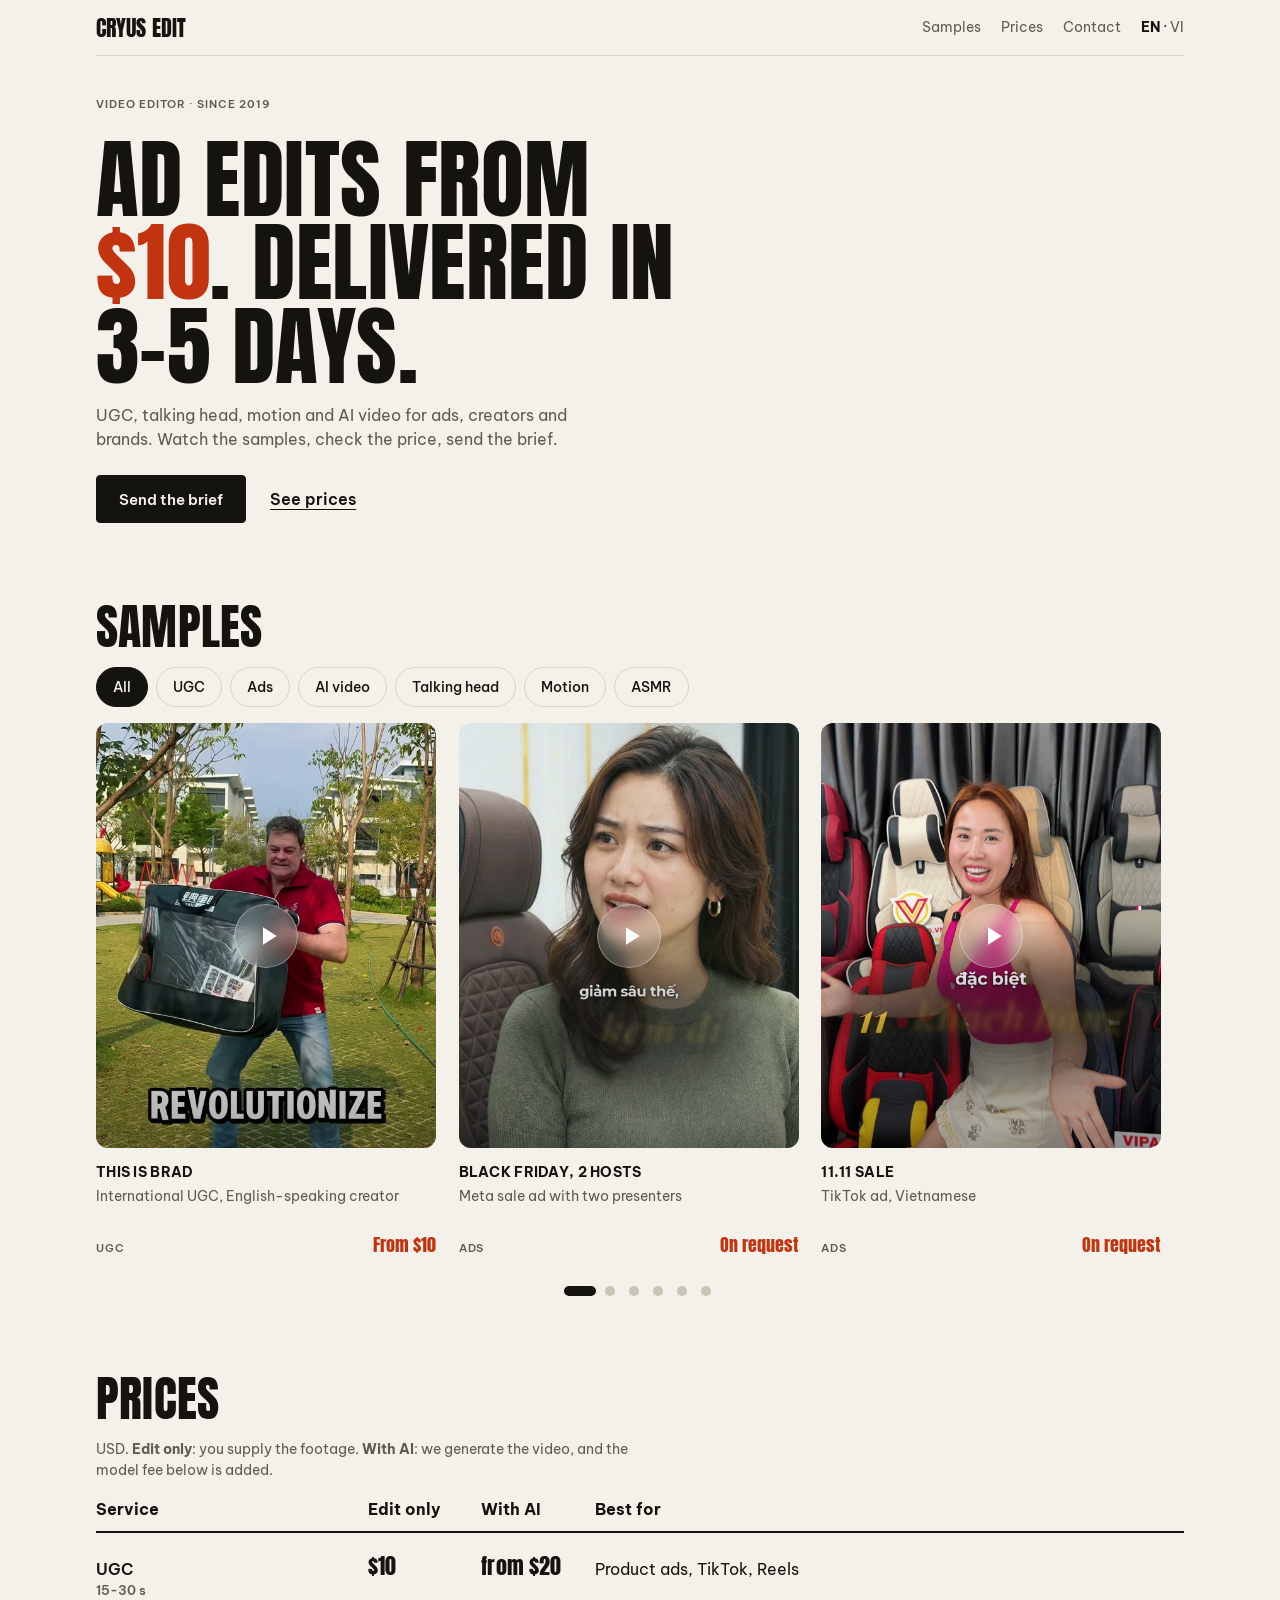
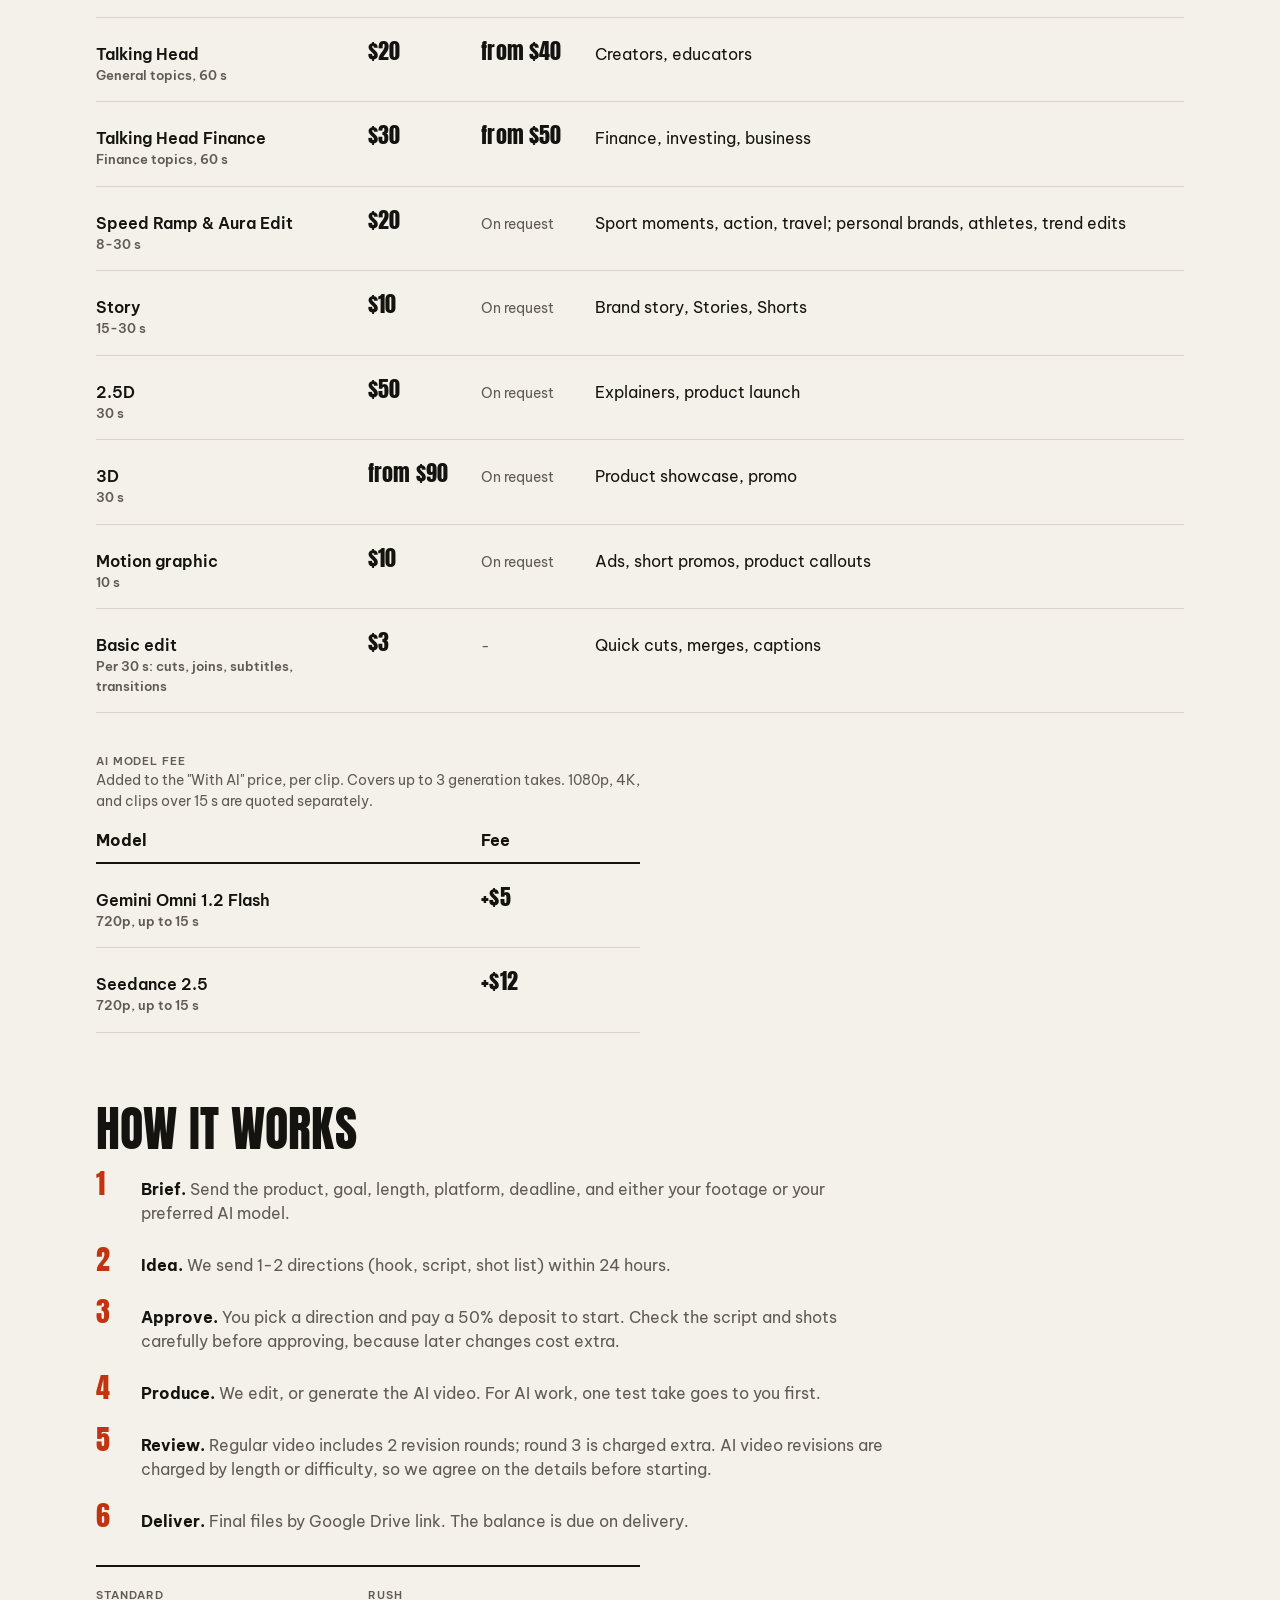
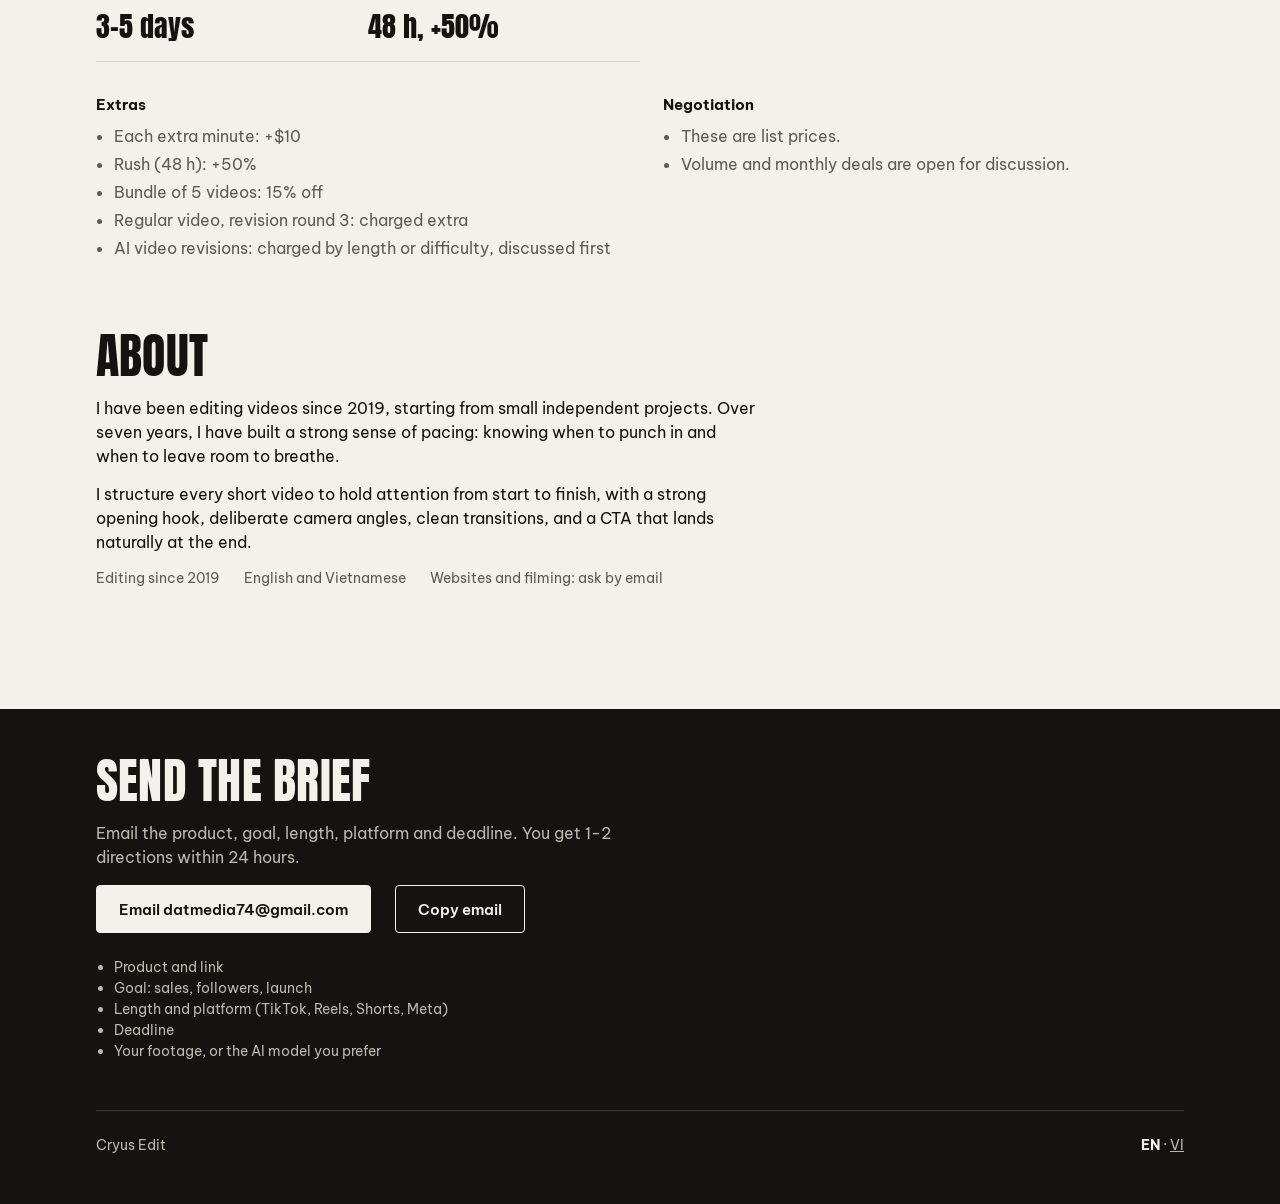
<file: index.html>
<!doctype html>
<html lang="en">
<head>
<meta charset="utf-8">
<meta name="viewport" content="width=device-width, initial-scale=1">
<title>Cryus Edit: short-form video editing</title>
<meta name="description" content="Short-form ad edits, UGC, talking head and AI video. Samples, prices in USD, and how it works.">
<meta property="og:title" content="Cryus Edit">
<meta property="og:description" content="Short-form ad edits from $10. Samples, prices in USD, and how it works.">
<meta property="og:type" content="website">
<meta property="og:url" content="https://cyrus5x89.github.io/store-cryus.click/">
<meta property="og:image" content="https://cyrus5x89.github.io/store-cryus.click/images/og-preview.jpg">
<meta property="og:image:width" content="1200">
<meta property="og:image:height" content="630">
<meta name="twitter:card" content="summary_large_image">
<link rel="alternate" hreflang="en" href="https://cyrus5x89.github.io/store-cryus.click/">
<link rel="alternate" hreflang="vi" href="https://cyrus5x89.github.io/store-cryus.click/vi/">
<link rel="preconnect" href="https://fonts.googleapis.com">
<link rel="preconnect" href="https://fonts.gstatic.com" crossorigin>
<link href="https://fonts.googleapis.com/css2?family=Anton&family=Be+Vietnam+Pro:wght@400;500;600&display=swap" rel="stylesheet">
<link rel="stylesheet" href="site.css?v=8">
</head>
<body>
<main>
  <div class="topbar">
    <a class="brand" href="#top">Cryus Edit</a>
    <nav class="topnav" aria-label="Page">
      <a class="jump" href="#samples-title">Samples</a>
      <a class="jump" href="#prices">Prices</a>
      <a class="jump" href="#contact">Contact</a>
      <span class="lang"><strong>EN</strong> · <a href="vi/" hreflang="vi">VI</a></span>
    </nav>
  </div>

  <header class="hero" id="top">
    <p class="caps">Video editor · since 2019</p>
    <h1>Ad edits from <em>$10</em>. Delivered in 3-5 days.</h1>
    <p>UGC, talking head, motion and AI video for ads, creators and brands. Watch the samples, check the price, send the brief.</p>
    <div class="actions">
      <a class="btn" href="#contact">Send the brief</a>
      <a class="link" href="#prices">See prices</a>
    </div>
  </header>

  <section aria-labelledby="samples-title">
    <h2 id="samples-title">Samples</h2>
    <div class="chips" role="group" aria-label="Filter samples">
      <button class="chip" type="button" data-cat="all" aria-pressed="true">All</button>
      <button class="chip" type="button" data-cat="ugc" aria-pressed="false">UGC</button>
      <button class="chip" type="button" data-cat="ads" aria-pressed="false">Ads</button>
      <button class="chip" type="button" data-cat="ai" aria-pressed="false">AI video</button>
      <button class="chip" type="button" data-cat="talking" aria-pressed="false">Talking head</button>
      <button class="chip" type="button" data-cat="motion" aria-pressed="false">Motion</button>
      <button class="chip" type="button" data-cat="asmr" aria-pressed="false">ASMR</button>
    </div>
    <ul class="rail" id="samples">
<!-- samples -->
      <li class="card" data-cat="ugc">
        <button class="play" type="button" data-yt="WbMTr-tHwks" aria-label="Play This Is Brad"><img src="posters/this-is-brad.jpg" alt="" width="540" height="960" loading="lazy"></button>
        <h3>This Is Brad</h3><p>International UGC, English-speaking creator</p><div class="meta"><span class="caps">UGC</span><b>From $10</b></div>
      </li>
      <li class="card" data-cat="ads">
        <button class="play" type="button" data-yt="6K2WlVjSiQM" aria-label="Play Black Friday, 2 hosts"><img src="posters/black-friday.jpg" alt="" width="540" height="960" loading="lazy"></button>
        <h3>Black Friday, 2 hosts</h3><p>Meta sale ad with two presenters</p><div class="meta"><span class="caps">Ads</span><b>On request</b></div>
      </li>
      <li class="card" data-cat="ads">
        <button class="play" type="button" data-yt="ukV3MFZJT5U" aria-label="Play 11.11 sale"><img src="posters/vip-11-11.jpg" alt="" width="540" height="960" loading="lazy"></button>
        <h3>11.11 sale</h3><p>TikTok ad, Vietnamese</p><div class="meta"><span class="caps">Ads</span><b>On request</b></div>
      </li>
      <li class="card" data-cat="ai">
        <button class="play" type="button" data-yt="cyn3Rsrp90I" aria-label="Play Dog seat cover"><img src="posters/dog-seat-ai.jpg" alt="" width="540" height="960" loading="lazy"></button>
        <h3>Dog seat cover</h3><p>AI-generated product video</p><div class="meta"><span class="caps">AI video</span><b>On request</b></div>
      </li>
      <li class="card" data-cat="motion">
        <button class="play" type="button" data-yt="0cTrJKQoEic" aria-label="Play Coffee, gut and brain"><img src="posters/coffee-2-5d.jpg" alt="" width="540" height="960" loading="lazy"></button>
        <h3>Coffee, gut and brain</h3><p>2.5D explainer</p><div class="meta"><span class="caps">Motion</span><b>$50 / 30 s</b></div>
      </li>
      <li class="card" data-cat="talking">
        <button class="play" type="button" data-yt="GtFTswekX6A" aria-label="Play Talking head"><img src="posters/talking-head.jpg" alt="" width="540" height="960" loading="lazy"></button>
        <h3>Talking head</h3><p>Tight cuts, word captions (Vietnamese)</p><div class="meta"><span class="caps">Talking head</span><b>From $20</b></div>
      </li>
      <li class="card" data-cat="asmr">
        <button class="play" type="button" data-yt="ErMIWWg7mzg" aria-label="Play ASMR, black and red"><img src="posters/asmr-black-red.jpg" alt="" width="540" height="960" loading="lazy"></button>
        <h3>ASMR, black and red</h3><p>Product sound only, no voice</p><div class="meta"><span class="caps">ASMR</span><b>On request</b></div>
      </li>
      <li class="card" data-cat="motion">
        <button class="play" type="button" data-yt="BqrbxoDt9_w" aria-label="Play Intro story"><img src="posters/story-intro.jpg" alt="" width="540" height="960" loading="lazy"></button>
        <h3>Intro story</h3><p>Animated story</p><div class="meta"><span class="caps">Motion</span><b>On request</b></div>
      </li>
      <li class="card" data-cat="motion">
        <button class="play" type="button" data-yt="xMxjg0kZuGQ" aria-label="Play Tesla motion graphic"><img src="posters/tesla-motion.jpg" alt="" width="540" height="960" loading="lazy"></button>
        <h3>Tesla motion graphic</h3><p>Motion graphic</p><div class="meta"><span class="caps">Motion</span><b>$10 / 10 s</b></div>
      </li>
      <li class="card" data-cat="ugc">
        <button class="play" type="button" data-yt="YOj2NLlCdeM" aria-label="Play UGC re-edit"><img src="posters/ugc-sidney.jpg" alt="" width="540" height="960" loading="lazy"></button>
        <h3>UGC re-edit</h3><p>Real presenter, captions, product call-outs</p><div class="meta"><span class="caps">UGC</span><b>From $10</b></div>
      </li>
      <li class="card" data-cat="ugc">
        <button class="play" type="button" data-yt="ka50biK-gLc" aria-label="Play Before you sell your car"><img src="posters/sell-car.jpg" alt="" width="540" height="960" loading="lazy"></button>
        <h3>Before you sell your car</h3><p>UGC hook ad</p><div class="meta"><span class="caps">UGC</span><b>From $10</b></div>
      </li>
      <li class="card" data-cat="motion">
        <button class="play" type="button" data-yt="kCeHTJCmfUo" aria-label="Play Royal, app-style ad"><img src="posters/royal-saas.jpg" alt="" width="540" height="960" loading="lazy"></button>
        <h3>Royal, app-style ad</h3><p>Motion ad, 9:16</p><div class="meta"><span class="caps">Motion</span><b>On request</b></div>
      </li>
      <li class="card" data-cat="motion">
        <button class="play" type="button" data-yt="idwTNTqLmw8" aria-label="Play VIP, app-style ad"><img src="posters/vip-saas.jpg" alt="" width="540" height="960" loading="lazy"></button>
        <h3>VIP, app-style ad</h3><p>Motion ad, 9:16</p><div class="meta"><span class="caps">Motion</span><b>On request</b></div>
      </li>
      <li class="card" data-cat="ads">
        <button class="play" type="button" data-yt="J7PzGALptUA" aria-label="Play Seat vs lunch break"><img src="posters/lunch-break.jpg" alt="" width="540" height="960" loading="lazy"></button>
        <h3>Seat vs lunch break</h3><p>Product ad</p><div class="meta"><span class="caps">Ads</span><b>On request</b></div>
      </li>
      <li class="card" data-cat="ads">
        <button class="play" type="button" data-yt="CgCRW8izE2o" aria-label="Play Hook test, Ford"><img src="posters/hook-ford.jpg" alt="" width="540" height="960" loading="lazy"></button>
        <h3>Hook test, Ford</h3><p>Opening hook variant</p><div class="meta"><span class="caps">Ads</span><b>On request</b></div>
      </li>
      <li class="card" data-cat="ads">
        <button class="play" type="button" data-yt="W6LIeUXm8-E" aria-label="Play Mia and Riley"><img src="posters/mia-riley.jpg" alt="" width="540" height="960" loading="lazy"></button>
        <h3>Mia and Riley</h3><p>Pet owner product story</p><div class="meta"><span class="caps">Ads</span><b>On request</b></div>
      </li>
      <li class="card" data-cat="ads">
        <button class="play" type="button" data-yt="rtMWGDh1m_4" aria-label="Play I love my dog"><img src="posters/love-my-dog.jpg" alt="" width="540" height="960" loading="lazy"></button>
        <h3>I love my dog</h3><p>Short product ad</p><div class="meta"><span class="caps">Ads</span><b>On request</b></div>
      </li>
      <li class="card" data-cat="asmr">
        <button class="play" type="button" data-yt="usTsjw9Fsnk" aria-label="Play ASMR, black and beige"><img src="posters/asmr-beige.jpg" alt="" width="540" height="960" loading="lazy"></button>
        <h3>ASMR, black and beige</h3><p>Product sound only</p><div class="meta"><span class="caps">ASMR</span><b>On request</b></div>
      </li><!-- /samples -->
    </ul>
    <nav class="dots" id="dots" aria-label="Sample pages"></nav>
  </section>

  <section id="prices" aria-labelledby="prices-title">
    <h2 id="prices-title">Prices</h2>
    <p class="note">USD. <strong>Edit only</strong>: you supply the footage. <strong>With AI</strong>: we generate the video, and the model fee below is added.</p>
    <table class="rates">
      <thead>
        <tr><th>Service</th><th>Edit only</th><th>With AI</th><th>Best for</th></tr>
      </thead>
      <tbody>
        <tr><td>UGC<small>15-30 s</small></td><td class="price" data-label="Edit">$10</td><td class="price" data-label="AI">from $20</td><td class="fit">Product ads, TikTok, Reels</td></tr>
        <tr><td>Talking Head<small>General topics, 60 s</small></td><td class="price" data-label="Edit">$20</td><td class="price" data-label="AI">from $40</td><td class="fit">Creators, educators</td></tr>
        <tr><td>Talking Head Finance<small>Finance topics, 60 s</small></td><td class="price" data-label="Edit">$30</td><td class="price" data-label="AI">from $50</td><td class="fit">Finance, investing, business</td></tr>
        <tr><td>Speed Ramp &amp; Aura Edit<small>8-30 s</small></td><td class="price" data-label="Edit">$20</td><td class="na" data-label="AI">On request</td><td class="fit">Sport moments, action, travel; personal brands, athletes, trend edits</td></tr>
        <tr><td>Story<small>15-30 s</small></td><td class="price" data-label="Edit">$10</td><td class="na" data-label="AI">On request</td><td class="fit">Brand story, Stories, Shorts</td></tr>
        <tr><td>2.5D<small>30 s</small></td><td class="price" data-label="Edit">$50</td><td class="na" data-label="AI">On request</td><td class="fit">Explainers, product launch</td></tr>
        <tr><td>3D<small>30 s</small></td><td class="price" data-label="Edit">from $90</td><td class="na" data-label="AI">On request</td><td class="fit">Product showcase, promo</td></tr>
        <tr><td>Motion graphic<small>10 s</small></td><td class="price" data-label="Edit">$10</td><td class="na" data-label="AI">On request</td><td class="fit">Ads, short promos, product callouts</td></tr>
        <tr><td>Basic edit<small>Per 30 s: cuts, joins, subtitles, transitions</small></td><td class="price" data-label="Edit">$3</td><td class="na" data-label="AI">-</td><td class="fit">Quick cuts, merges, captions</td></tr>
      </tbody>
    </table>

    <h3 class="caps" style="margin:40px 0 0">AI model fee</h3>
    <p class="note">Added to the "With AI" price, per clip. Covers up to 3 generation takes. 1080p, 4K, and clips over 15 s are quoted separately.</p>
    <table class="fee">
      <thead><tr><th>Model</th><th>Fee</th></tr></thead>
      <tbody>
        <tr><td>Gemini Omni 1.2 Flash<small>720p, up to 15 s</small></td><td class="price">+$5</td></tr>
        <tr><td>Seedance 2.5<small>720p, up to 15 s</small></td><td class="price">+$12</td></tr>
      </tbody>
    </table>
  </section>

  <section aria-labelledby="process-title">
    <h2 id="process-title">How it works</h2>
    <ol class="steps">
      <li><span class="num">1</span><p><strong>Brief.</strong> Send the product, goal, length, platform, deadline, and either your footage or your preferred AI model.</p></li>
      <li><span class="num">2</span><p><strong>Idea.</strong> We send 1-2 directions (hook, script, shot list) within 24 hours.</p></li>
      <li><span class="num">3</span><p><strong>Approve.</strong> You pick a direction and pay a 50% deposit to start. Check the script and shots carefully before approving, because later changes cost extra.</p></li>
      <li><span class="num">4</span><p><strong>Produce.</strong> We edit, or generate the AI video. For AI work, one test take goes to you first.</p></li>
      <li><span class="num">5</span><p><strong>Review.</strong> Regular video includes 2 revision rounds; round 3 is charged extra. AI video revisions are charged by length or difficulty, so we agree on the details before starting.</p></li>
      <li><span class="num">6</span><p><strong>Deliver.</strong> Final files by Google Drive link. The balance is due on delivery.</p></li>
    </ol>
    <div class="strip">
      <div><span class="caps">Standard</span><b>3-5 days</b></div>
      <div><span class="caps">Rush</span><b>48 h, +50%</b></div>
    </div>
    <div class="terms">
      <div>
        <h3>Extras</h3>
        <ul>
          <li>Each extra minute: +$10</li>
          <li>Rush (48 h): +50%</li>
          <li>Bundle of 5 videos: 15% off</li>
          <li>Regular video, revision round 3: charged extra</li>
          <li>AI video revisions: charged by length or difficulty, discussed first</li>
        </ul>
      </div>
      <div>
        <h3>Negotiation</h3>
        <ul>
          <li>These are list prices.</li>
          <li>Volume and monthly deals are open for discussion.</li>
        </ul>
      </div>
    </div>
  </section>

  <section class="about" aria-labelledby="about-title">
    <h2 id="about-title">About</h2>
    <p>I have been editing videos since 2019, starting from small independent projects. Over seven years, I have built a strong sense of pacing: knowing when to punch in and when to leave room to breathe.</p>
    <p>I structure every short video to hold attention from start to finish, with a strong opening hook, deliberate camera angles, clean transitions, and a CTA that lands naturally at the end.</p>
    <div class="facts"><span>Editing since 2019</span><span>English and Vietnamese</span><span>Websites and filming: ask by email</span></div>
  </section>
</main>

<section class="contact" id="contact" aria-labelledby="contact-title">
  <div class="contact-inner">
    <h2 id="contact-title">Send the brief</h2>
    <p>Email the product, goal, length, platform and deadline. You get 1-2 directions within 24 hours.</p>
    <div class="actions">
      <a class="btn" href="mailto:datmedia74@gmail.com?subject=Video%20brief">Email datmedia74@gmail.com</a>
      <button class="btn ghost" type="button" data-copy="datmedia74@gmail.com" data-done="Copied">Copy email</button>
    </div>
    <ul>
      <li>Product and link</li>
      <li>Goal: sales, followers, launch</li>
      <li>Length and platform (TikTok, Reels, Shorts, Meta)</li>
      <li>Deadline</li>
      <li>Your footage, or the AI model you prefer</li>
    </ul>
    <footer><span>Cryus Edit</span><span><strong>EN</strong> · <a href="vi/" hreflang="vi">VI</a></span></footer>
  </div>
</section>
<script src="site.js?v=8"></script>
</body>
</html>
</file>
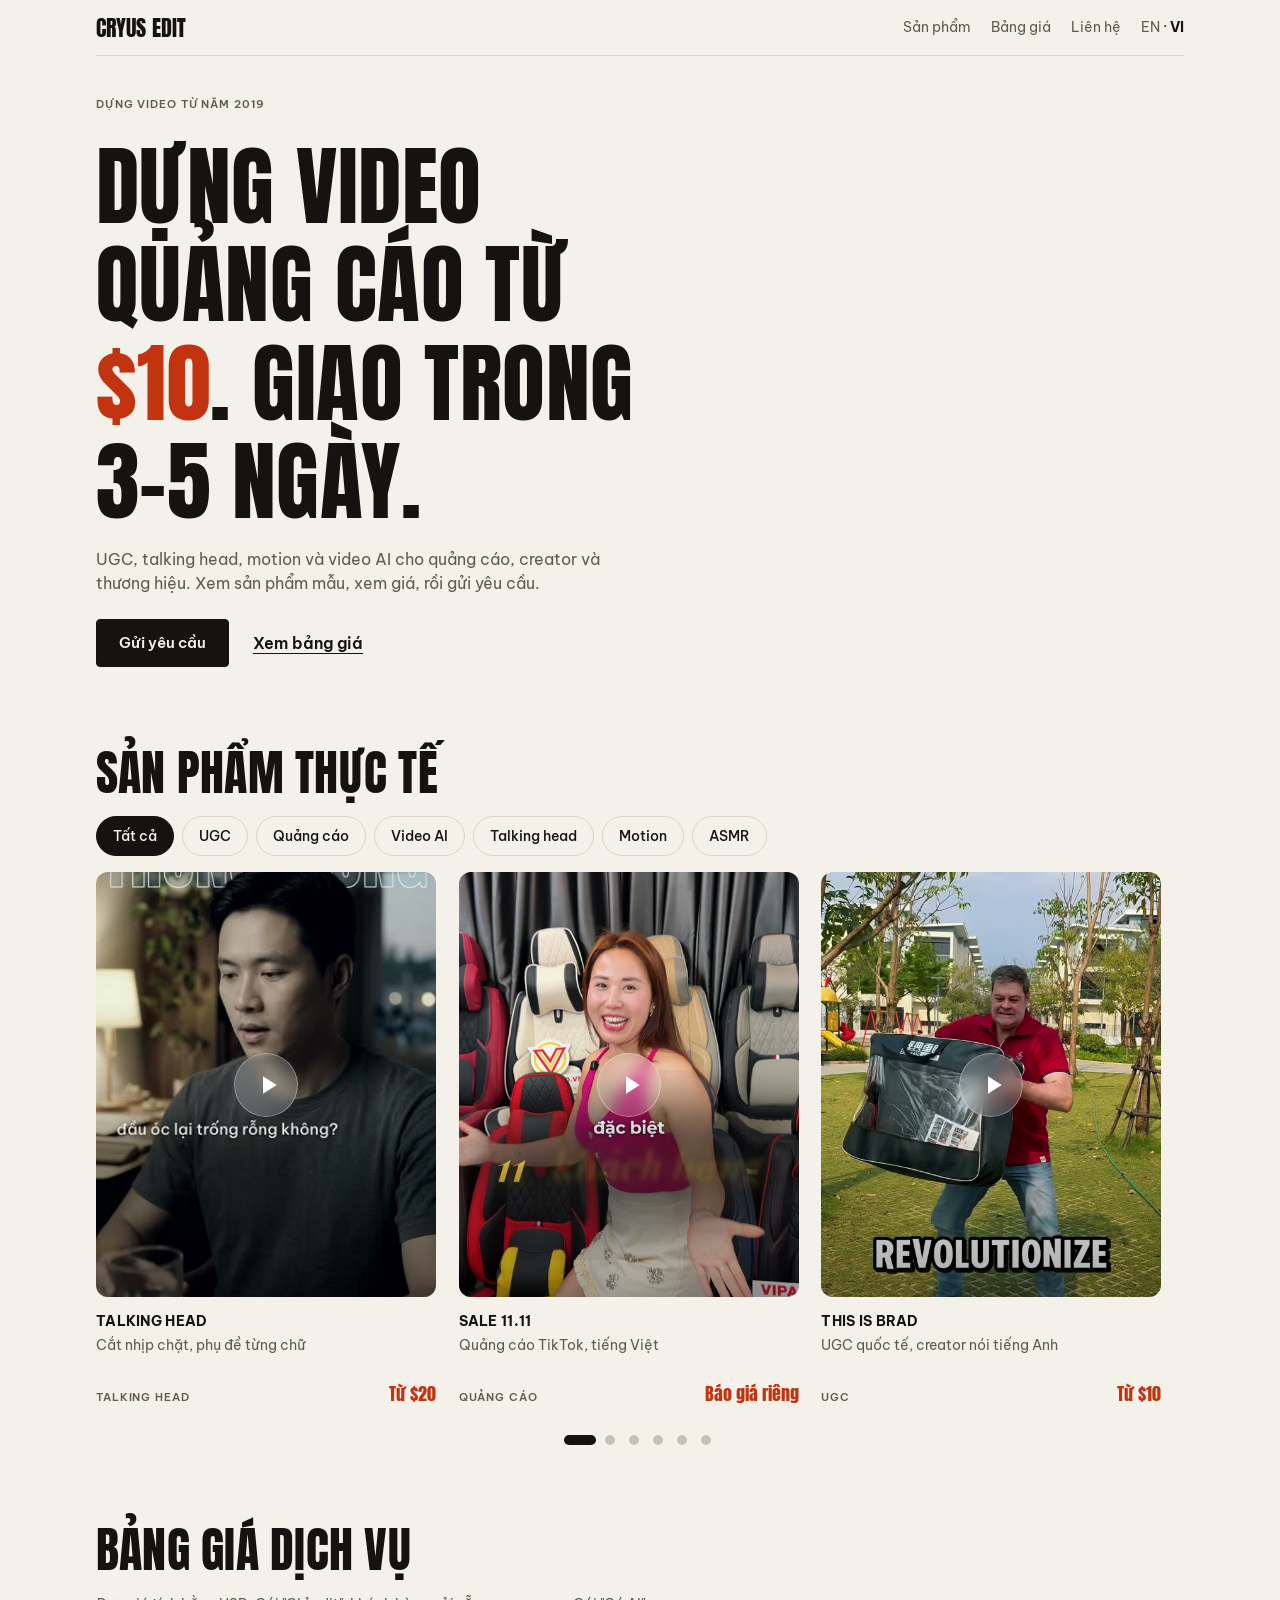
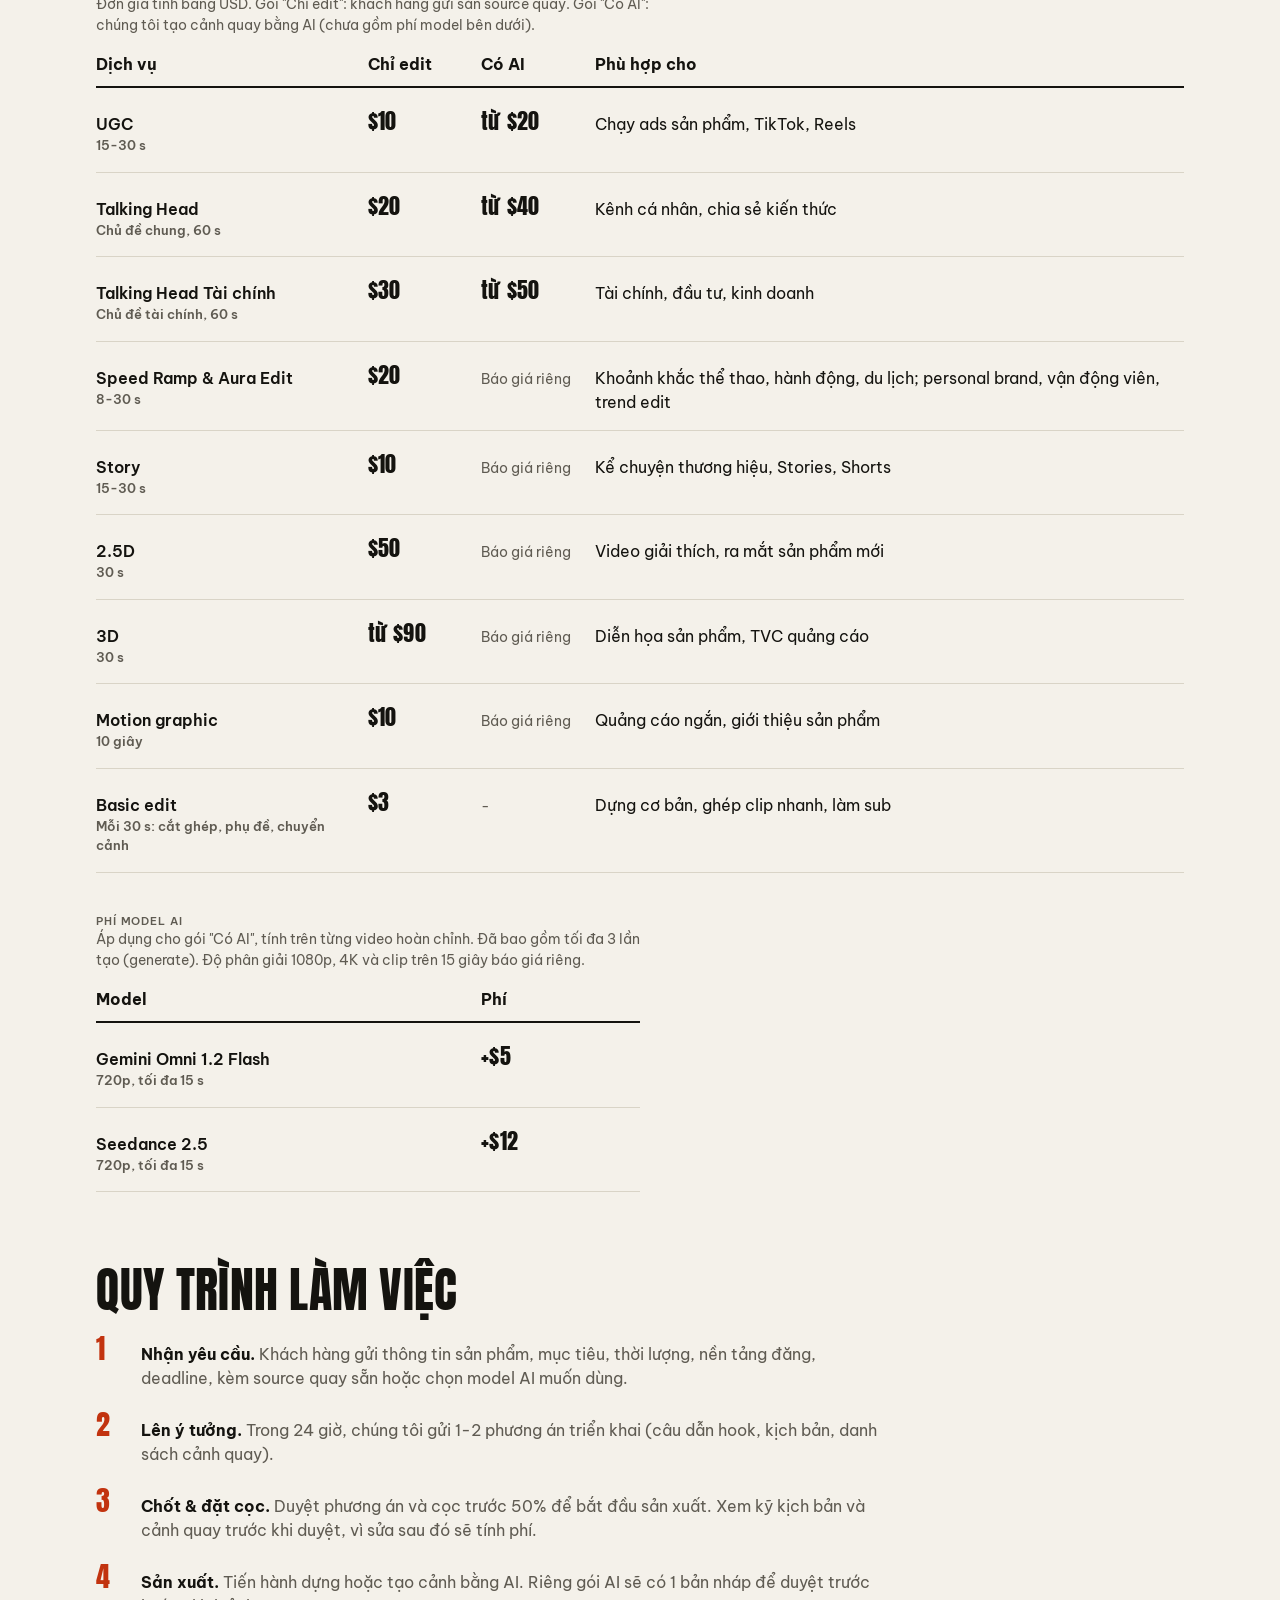
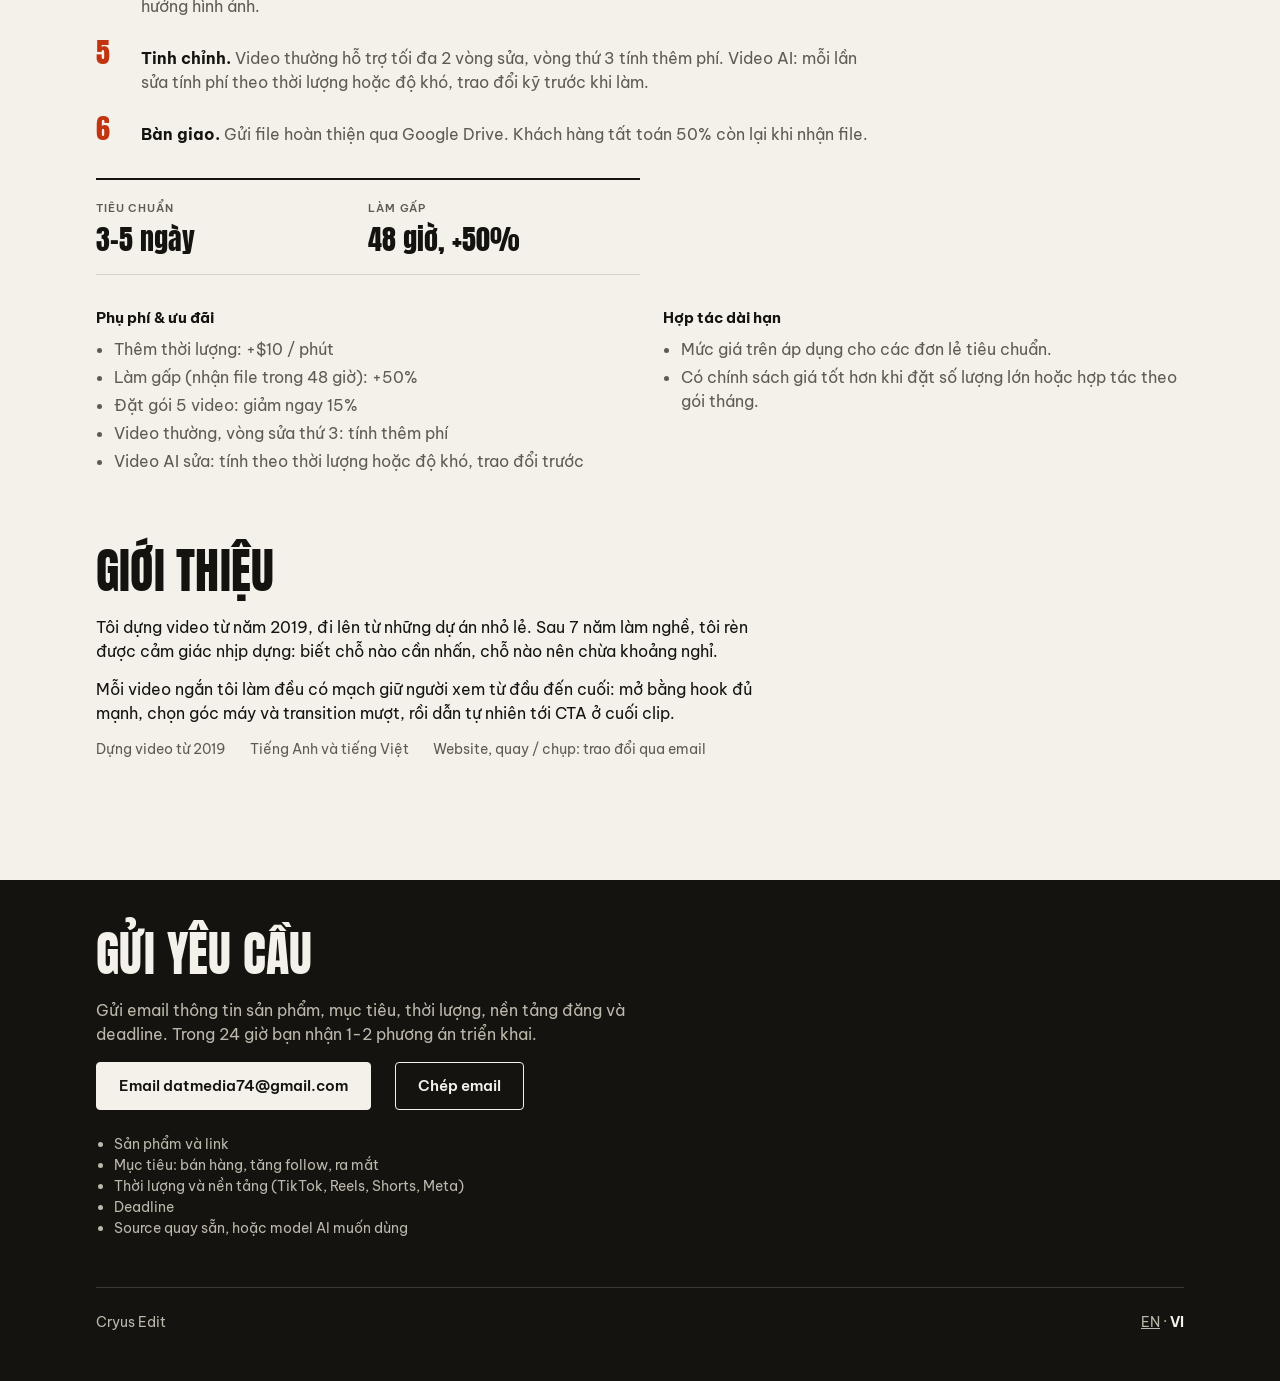
<file: vi/index.html>
<!doctype html>
<html lang="vi">
<head>
<meta charset="utf-8">
<meta name="viewport" content="width=device-width, initial-scale=1">
<title>Cryus Edit: dựng video ngắn</title>
<meta name="description" content="Dựng video quảng cáo, UGC, talking head và video AI. Sản phẩm mẫu, bảng giá (USD) và quy trình làm việc.">
<meta property="og:title" content="Cryus Edit">
<meta property="og:description" content="Dựng video quảng cáo từ $10. Sản phẩm mẫu, bảng giá (USD) và quy trình làm việc.">
<meta property="og:type" content="website">
<meta property="og:url" content="https://cyrus5x89.github.io/store-cryus.click/vi/">
<meta property="og:image" content="https://cyrus5x89.github.io/store-cryus.click/images/og-preview.jpg">
<meta property="og:image:width" content="1200">
<meta property="og:image:height" content="630">
<meta name="twitter:card" content="summary_large_image">
<link rel="alternate" hreflang="en" href="https://cyrus5x89.github.io/store-cryus.click/">
<link rel="alternate" hreflang="vi" href="https://cyrus5x89.github.io/store-cryus.click/vi/">
<link rel="preconnect" href="https://fonts.googleapis.com">
<link rel="preconnect" href="https://fonts.gstatic.com" crossorigin>
<link href="https://fonts.googleapis.com/css2?family=Anton&family=Be+Vietnam+Pro:wght@400;500;600&display=swap" rel="stylesheet">
<link rel="stylesheet" href="../site.css?v=8">
</head>
<body>
<main>
  <div class="topbar">
    <a class="brand" href="#top">Cryus Edit</a>
    <nav class="topnav" aria-label="Trang">
      <a class="jump" href="#samples-title">Sản phẩm</a>
      <a class="jump" href="#prices">Bảng giá</a>
      <a class="jump" href="#contact">Liên hệ</a>
      <span class="lang"><a href="../" hreflang="en">EN</a> · <strong>VI</strong></span>
    </nav>
  </div>

  <header class="hero" id="top">
    <p class="caps">Dựng video từ năm 2019</p>
    <h1>Dựng video quảng cáo từ <em>$10</em>. Giao trong 3-5 ngày.</h1>
    <p>UGC, talking head, motion và video AI cho quảng cáo, creator và thương hiệu. Xem sản phẩm mẫu, xem giá, rồi gửi yêu cầu.</p>
    <div class="actions">
      <a class="btn" href="#contact">Gửi yêu cầu</a>
      <a class="link" href="#prices">Xem bảng giá</a>
    </div>
  </header>

  <section aria-labelledby="samples-title">
    <h2 id="samples-title">Sản phẩm thực tế</h2>
    <div class="chips" role="group" aria-label="Lọc sản phẩm mẫu">
      <button class="chip" type="button" data-cat="all" aria-pressed="true">Tất cả</button>
      <button class="chip" type="button" data-cat="ugc" aria-pressed="false">UGC</button>
      <button class="chip" type="button" data-cat="ads" aria-pressed="false">Quảng cáo</button>
      <button class="chip" type="button" data-cat="ai" aria-pressed="false">Video AI</button>
      <button class="chip" type="button" data-cat="talking" aria-pressed="false">Talking head</button>
      <button class="chip" type="button" data-cat="motion" aria-pressed="false">Motion</button>
      <button class="chip" type="button" data-cat="asmr" aria-pressed="false">ASMR</button>
    </div>
    <ul class="rail" id="samples">
<!-- samples -->
      <li class="card" data-cat="talking">
        <button class="play" type="button" data-yt="GtFTswekX6A" aria-label="Phát Talking head"><img src="../posters/talking-head.jpg" alt="" width="540" height="960" loading="lazy"></button>
        <h3>Talking head</h3><p>Cắt nhịp chặt, phụ đề từng chữ</p><div class="meta"><span class="caps">Talking head</span><b>Từ $20</b></div>
      </li>
      <li class="card" data-cat="ads">
        <button class="play" type="button" data-yt="ukV3MFZJT5U" aria-label="Phát Sale 11.11"><img src="../posters/vip-11-11.jpg" alt="" width="540" height="960" loading="lazy"></button>
        <h3>Sale 11.11</h3><p>Quảng cáo TikTok, tiếng Việt</p><div class="meta"><span class="caps">Quảng cáo</span><b>Báo giá riêng</b></div>
      </li>
      <li class="card" data-cat="ugc">
        <button class="play" type="button" data-yt="WbMTr-tHwks" aria-label="Phát This Is Brad"><img src="../posters/this-is-brad.jpg" alt="" width="540" height="960" loading="lazy"></button>
        <h3>This Is Brad</h3><p>UGC quốc tế, creator nói tiếng Anh</p><div class="meta"><span class="caps">UGC</span><b>Từ $10</b></div>
      </li>
      <li class="card" data-cat="ads">
        <button class="play" type="button" data-yt="6K2WlVjSiQM" aria-label="Phát Black Friday, 2 MC"><img src="../posters/black-friday.jpg" alt="" width="540" height="960" loading="lazy"></button>
        <h3>Black Friday, 2 MC</h3><p>Quảng cáo sale trên Meta, hai người dẫn</p><div class="meta"><span class="caps">Quảng cáo</span><b>Báo giá riêng</b></div>
      </li>
      <li class="card" data-cat="ai">
        <button class="play" type="button" data-yt="cyn3Rsrp90I" aria-label="Phát Áo ghế cho chó"><img src="../posters/dog-seat-ai.jpg" alt="" width="540" height="960" loading="lazy"></button>
        <h3>Áo ghế cho chó</h3><p>Video sản phẩm tạo bằng AI</p><div class="meta"><span class="caps">Video AI</span><b>Báo giá riêng</b></div>
      </li>
      <li class="card" data-cat="motion">
        <button class="play" type="button" data-yt="0cTrJKQoEic" aria-label="Phát Cà phê, ruột và não"><img src="../posters/coffee-2-5d.jpg" alt="" width="540" height="960" loading="lazy"></button>
        <h3>Cà phê, ruột và não</h3><p>Video giải thích 2.5D</p><div class="meta"><span class="caps">Motion</span><b>$50 / 30 s</b></div>
      </li>
      <li class="card" data-cat="asmr">
        <button class="play" type="button" data-yt="ErMIWWg7mzg" aria-label="Phát ASMR đen đỏ"><img src="../posters/asmr-black-red.jpg" alt="" width="540" height="960" loading="lazy"></button>
        <h3>ASMR đen đỏ</h3><p>Chỉ có tiếng sản phẩm, không lời</p><div class="meta"><span class="caps">ASMR</span><b>Báo giá riêng</b></div>
      </li>
      <li class="card" data-cat="motion">
        <button class="play" type="button" data-yt="BqrbxoDt9_w" aria-label="Phát Intro kể chuyện"><img src="../posters/story-intro.jpg" alt="" width="540" height="960" loading="lazy"></button>
        <h3>Intro kể chuyện</h3><p>Phim hoạt hình kể chuyện</p><div class="meta"><span class="caps">Motion</span><b>Báo giá riêng</b></div>
      </li>
      <li class="card" data-cat="motion">
        <button class="play" type="button" data-yt="xMxjg0kZuGQ" aria-label="Phát Motion graphic Tesla"><img src="../posters/tesla-motion.jpg" alt="" width="540" height="960" loading="lazy"></button>
        <h3>Motion graphic Tesla</h3><p>Motion graphic</p><div class="meta"><span class="caps">Motion</span><b>$10 / 10 s</b></div>
      </li>
      <li class="card" data-cat="ugc">
        <button class="play" type="button" data-yt="YOj2NLlCdeM" aria-label="Phát UGC dựng lại"><img src="../posters/ugc-sidney.jpg" alt="" width="540" height="960" loading="lazy"></button>
        <h3>UGC dựng lại</h3><p>Người thật, phụ đề, chú thích sản phẩm</p><div class="meta"><span class="caps">UGC</span><b>Từ $10</b></div>
      </li>
      <li class="card" data-cat="ugc">
        <button class="play" type="button" data-yt="ka50biK-gLc" aria-label="Phát Trước khi bán xe"><img src="../posters/sell-car.jpg" alt="" width="540" height="960" loading="lazy"></button>
        <h3>Trước khi bán xe</h3><p>Quảng cáo UGC mở bằng hook</p><div class="meta"><span class="caps">UGC</span><b>Từ $10</b></div>
      </li>
      <li class="card" data-cat="motion">
        <button class="play" type="button" data-yt="kCeHTJCmfUo" aria-label="Phát Royal, quảng cáo kiểu app"><img src="../posters/royal-saas.jpg" alt="" width="540" height="960" loading="lazy"></button>
        <h3>Royal, quảng cáo kiểu app</h3><p>Quảng cáo motion, 9:16</p><div class="meta"><span class="caps">Motion</span><b>Báo giá riêng</b></div>
      </li>
      <li class="card" data-cat="motion">
        <button class="play" type="button" data-yt="idwTNTqLmw8" aria-label="Phát VIP, quảng cáo kiểu app"><img src="../posters/vip-saas.jpg" alt="" width="540" height="960" loading="lazy"></button>
        <h3>VIP, quảng cáo kiểu app</h3><p>Quảng cáo motion, 9:16</p><div class="meta"><span class="caps">Motion</span><b>Báo giá riêng</b></div>
      </li>
      <li class="card" data-cat="ads">
        <button class="play" type="button" data-yt="J7PzGALptUA" aria-label="Phát Áo ghế và bữa trưa"><img src="../posters/lunch-break.jpg" alt="" width="540" height="960" loading="lazy"></button>
        <h3>Áo ghế và bữa trưa</h3><p>Quảng cáo sản phẩm</p><div class="meta"><span class="caps">Quảng cáo</span><b>Báo giá riêng</b></div>
      </li>
      <li class="card" data-cat="ads">
        <button class="play" type="button" data-yt="CgCRW8izE2o" aria-label="Phát Thử hook, Ford"><img src="../posters/hook-ford.jpg" alt="" width="540" height="960" loading="lazy"></button>
        <h3>Thử hook, Ford</h3><p>Một phương án mở đầu</p><div class="meta"><span class="caps">Quảng cáo</span><b>Báo giá riêng</b></div>
      </li>
      <li class="card" data-cat="ads">
        <button class="play" type="button" data-yt="W6LIeUXm8-E" aria-label="Phát Mia và Riley"><img src="../posters/mia-riley.jpg" alt="" width="540" height="960" loading="lazy"></button>
        <h3>Mia và Riley</h3><p>Câu chuyện sản phẩm với thú cưng</p><div class="meta"><span class="caps">Quảng cáo</span><b>Báo giá riêng</b></div>
      </li>
      <li class="card" data-cat="ads">
        <button class="play" type="button" data-yt="rtMWGDh1m_4" aria-label="Phát I love my dog"><img src="../posters/love-my-dog.jpg" alt="" width="540" height="960" loading="lazy"></button>
        <h3>I love my dog</h3><p>Quảng cáo sản phẩm ngắn</p><div class="meta"><span class="caps">Quảng cáo</span><b>Báo giá riêng</b></div>
      </li>
      <li class="card" data-cat="asmr">
        <button class="play" type="button" data-yt="usTsjw9Fsnk" aria-label="Phát ASMR đen be"><img src="../posters/asmr-beige.jpg" alt="" width="540" height="960" loading="lazy"></button>
        <h3>ASMR đen be</h3><p>Chỉ có tiếng sản phẩm</p><div class="meta"><span class="caps">ASMR</span><b>Báo giá riêng</b></div>
      </li><!-- /samples -->
    </ul>
    <nav class="dots" id="dots" aria-label="Trang mẫu"></nav>
  </section>

  <section id="prices" aria-labelledby="prices-title">
    <h2 id="prices-title">Bảng giá dịch vụ</h2>
    <p class="note">Đơn giá tính bằng USD. Gói "Chỉ edit": khách hàng gửi sẵn source quay. Gói "Có AI": chúng tôi tạo cảnh quay bằng AI (chưa gồm phí model bên dưới).</p>
    <table class="rates">
      <thead>
        <tr><th>Dịch vụ</th><th>Chỉ edit</th><th>Có AI</th><th>Phù hợp cho</th></tr>
      </thead>
      <tbody>
        <tr><td>UGC<small>15-30 s</small></td><td class="price" data-label="Edit">$10</td><td class="price" data-label="AI">từ $20</td><td class="fit">Chạy ads sản phẩm, TikTok, Reels</td></tr>
        <tr><td>Talking Head<small>Chủ đề chung, 60 s</small></td><td class="price" data-label="Edit">$20</td><td class="price" data-label="AI">từ $40</td><td class="fit">Kênh cá nhân, chia sẻ kiến thức</td></tr>
        <tr><td>Talking Head Tài chính<small>Chủ đề tài chính, 60 s</small></td><td class="price" data-label="Edit">$30</td><td class="price" data-label="AI">từ $50</td><td class="fit">Tài chính, đầu tư, kinh doanh</td></tr>
        <tr><td>Speed Ramp &amp; Aura Edit<small>8-30 s</small></td><td class="price" data-label="Edit">$20</td><td class="na" data-label="AI">Báo giá riêng</td><td class="fit">Khoảnh khắc thể thao, hành động, du lịch; personal brand, vận động viên, trend edit</td></tr>
        <tr><td>Story<small>15-30 s</small></td><td class="price" data-label="Edit">$10</td><td class="na" data-label="AI">Báo giá riêng</td><td class="fit">Kể chuyện thương hiệu, Stories, Shorts</td></tr>
        <tr><td>2.5D<small>30 s</small></td><td class="price" data-label="Edit">$50</td><td class="na" data-label="AI">Báo giá riêng</td><td class="fit">Video giải thích, ra mắt sản phẩm mới</td></tr>
        <tr><td>3D<small>30 s</small></td><td class="price" data-label="Edit">từ $90</td><td class="na" data-label="AI">Báo giá riêng</td><td class="fit">Diễn họa sản phẩm, TVC quảng cáo</td></tr>
        <tr><td>Motion graphic<small>10 giây</small></td><td class="price" data-label="Edit">$10</td><td class="na" data-label="AI">Báo giá riêng</td><td class="fit">Quảng cáo ngắn, giới thiệu sản phẩm</td></tr>
        <tr><td>Basic edit<small>Mỗi 30 s: cắt ghép, phụ đề, chuyển cảnh</small></td><td class="price" data-label="Edit">$3</td><td class="na" data-label="AI">-</td><td class="fit">Dựng cơ bản, ghép clip nhanh, làm sub</td></tr>
      </tbody>
    </table>

    <h3 class="caps" style="margin:40px 0 0">Phí model AI</h3>
    <p class="note">Áp dụng cho gói "Có AI", tính trên từng video hoàn chỉnh. Đã bao gồm tối đa 3 lần tạo (generate). Độ phân giải 1080p, 4K và clip trên 15 giây báo giá riêng.</p>
    <table class="fee">
      <thead><tr><th>Model</th><th>Phí</th></tr></thead>
      <tbody>
        <tr><td>Gemini Omni 1.2 Flash<small>720p, tối đa 15 s</small></td><td class="price">+$5</td></tr>
        <tr><td>Seedance 2.5<small>720p, tối đa 15 s</small></td><td class="price">+$12</td></tr>
      </tbody>
    </table>
  </section>

  <section aria-labelledby="process-title">
    <h2 id="process-title">Quy trình làm việc</h2>
    <ol class="steps">
      <li><span class="num">1</span><p><strong>Nhận yêu cầu.</strong> Khách hàng gửi thông tin sản phẩm, mục tiêu, thời lượng, nền tảng đăng, deadline, kèm source quay sẵn hoặc chọn model AI muốn dùng.</p></li>
      <li><span class="num">2</span><p><strong>Lên ý tưởng.</strong> Trong 24 giờ, chúng tôi gửi 1-2 phương án triển khai (câu dẫn hook, kịch bản, danh sách cảnh quay).</p></li>
      <li><span class="num">3</span><p><strong>Chốt &amp; đặt cọc.</strong> Duyệt phương án và cọc trước 50% để bắt đầu sản xuất. Xem kỹ kịch bản và cảnh quay trước khi duyệt, vì sửa sau đó sẽ tính phí.</p></li>
      <li><span class="num">4</span><p><strong>Sản xuất.</strong> Tiến hành dựng hoặc tạo cảnh bằng AI. Riêng gói AI sẽ có 1 bản nháp để duyệt trước hướng hình ảnh.</p></li>
      <li><span class="num">5</span><p><strong>Tinh chỉnh.</strong> Video thường hỗ trợ tối đa 2 vòng sửa, vòng thứ 3 tính thêm phí. Video AI: mỗi lần sửa tính phí theo thời lượng hoặc độ khó, trao đổi kỹ trước khi làm.</p></li>
      <li><span class="num">6</span><p><strong>Bàn giao.</strong> Gửi file hoàn thiện qua Google Drive. Khách hàng tất toán 50% còn lại khi nhận file.</p></li>
    </ol>
    <div class="strip">
      <div><span class="caps">Tiêu chuẩn</span><b>3-5 ngày</b></div>
      <div><span class="caps">Làm gấp</span><b>48 giờ, +50%</b></div>
    </div>
    <div class="terms">
      <div>
        <h3>Phụ phí &amp; ưu đãi</h3>
        <ul>
          <li>Thêm thời lượng: +$10 / phút</li>
          <li>Làm gấp (nhận file trong 48 giờ): +50%</li>
          <li>Đặt gói 5 video: giảm ngay 15%</li>
          <li>Video thường, vòng sửa thứ 3: tính thêm phí</li>
          <li>Video AI sửa: tính theo thời lượng hoặc độ khó, trao đổi trước</li>
        </ul>
      </div>
      <div>
        <h3>Hợp tác dài hạn</h3>
        <ul>
          <li>Mức giá trên áp dụng cho các đơn lẻ tiêu chuẩn.</li>
          <li>Có chính sách giá tốt hơn khi đặt số lượng lớn hoặc hợp tác theo gói tháng.</li>
        </ul>
      </div>
    </div>
  </section>

  <section class="about" aria-labelledby="about-title">
    <h2 id="about-title">Giới thiệu</h2>
    <p>Tôi dựng video từ năm 2019, đi lên từ những dự án nhỏ lẻ. Sau 7 năm làm nghề, tôi rèn được cảm giác nhịp dựng: biết chỗ nào cần nhấn, chỗ nào nên chừa khoảng nghỉ.</p>
    <p>Mỗi video ngắn tôi làm đều có mạch giữ người xem từ đầu đến cuối: mở bằng hook đủ mạnh, chọn góc máy và transition mượt, rồi dẫn tự nhiên tới CTA ở cuối clip.</p>
    <div class="facts"><span>Dựng video từ 2019</span><span>Tiếng Anh và tiếng Việt</span><span>Website, quay / chụp: trao đổi qua email</span></div>
  </section>
</main>

<section class="contact" id="contact" aria-labelledby="contact-title">
  <div class="contact-inner">
    <h2 id="contact-title">Gửi yêu cầu</h2>
    <p>Gửi email thông tin sản phẩm, mục tiêu, thời lượng, nền tảng đăng và deadline. Trong 24 giờ bạn nhận 1-2 phương án triển khai.</p>
    <div class="actions">
      <a class="btn" href="mailto:datmedia74@gmail.com?subject=Y%C3%AAu%20c%E1%BA%A7u%20video">Email datmedia74@gmail.com</a>
      <button class="btn ghost" type="button" data-copy="datmedia74@gmail.com" data-done="Đã chép">Chép email</button>
    </div>
    <ul>
      <li>Sản phẩm và link</li>
      <li>Mục tiêu: bán hàng, tăng follow, ra mắt</li>
      <li>Thời lượng và nền tảng (TikTok, Reels, Shorts, Meta)</li>
      <li>Deadline</li>
      <li>Source quay sẵn, hoặc model AI muốn dùng</li>
    </ul>
    <footer><span>Cryus Edit</span><span><a href="../" hreflang="en">EN</a> · <strong>VI</strong></span></footer>
  </div>
</section>
<script src="../site.js?v=8"></script>
</body>
</html>
</file>
<file: site.css>
/* Rate card: paper, ink, one red. Anton for display, Be Vietnam Pro for text. */
  :root {
    --paper: #F4F1EA;
    --ink: #14130F;
    --muted: #5F5B52;
    --rule: #D9D4C7;
    --accent: #C2330F;
    --display: "Anton", Impact, "Arial Narrow", sans-serif;
    --text: "Be Vietnam Pro", system-ui, -apple-system, "Segoe UI", sans-serif;
    --ease: cubic-bezier(.2, .8, .2, 1);
    --cell: calc((min(100vw, 1120px) - 32px) / 48);
  }

  * { box-sizing: border-box; }
  html { -webkit-text-size-adjust: 100%; scroll-behavior: smooth; }
  body { margin: 0; background: var(--paper); color: var(--ink); font: 400 16px/1.5 var(--text); }
  main { max-width: 1120px; margin: 0 auto; padding: 0 16px 48px; }
  a { color: inherit; }
  [hidden] { display: none !important; }
  :focus-visible { outline: 2px solid var(--accent); outline-offset: 3px; }
  h1, h2, .brand, .price, .num { font-family: var(--display); font-weight: 400; letter-spacing: .005em; }
  h2 { font-size: clamp(32px, 6vw, 48px); line-height: 1; text-transform: uppercase; margin: 72px 0 16px; }
  .note { color: var(--muted); font-size: 14px; margin: 0 0 16px; max-width: 62ch; }
  .caps { font-size: 11px; font-weight: 600; letter-spacing: .08em; text-transform: uppercase; color: var(--muted); }

  /* Top bar */
  .topbar { display: flex; align-items: center; justify-content: space-between; gap: 16px; height: 56px; border-bottom: 1px solid var(--rule); }
  .brand { font-size: 22px; text-decoration: none; text-transform: uppercase; }
  .topnav { display: flex; align-items: center; gap: 20px; font-size: 14px; }
  .topnav a { text-decoration: none; color: var(--muted); }
  .topnav a:hover { color: var(--ink); }
  .lang strong { color: var(--ink); }
  @media (max-width: 560px) { .topnav .jump { display: none; } }

  /* Hero */
  .hero { padding: 40px 0 8px; }
  .hero h1 { font-size: clamp(44px, 9vw, 88px); line-height: .95; text-transform: uppercase; margin: 12px 0 16px; max-width: 14ch; }
  :lang(vi) .hero h1, :lang(vi) h2 { line-height: 1.12; } /* room for stacked Vietnamese marks */
  .hero h1 em { font-style: normal; color: var(--accent); }
  .hero p { margin: 0 0 24px; max-width: 46ch; color: var(--muted); }
  .actions { display: flex; flex-wrap: wrap; align-items: center; gap: 12px 24px; }
  .btn { display: inline-flex; align-items: center; justify-content: center; min-height: 48px; padding: 0 22px; border: 1px solid var(--ink); border-radius: 4px; background: var(--ink); color: var(--paper); font: 600 15px var(--text); text-decoration: none; cursor: pointer; transition: transform 120ms ease-out; }
  .btn:active { transform: scale(.98); }
  .btn.ghost { background: transparent; color: var(--ink); }
  .link { font-weight: 600; text-underline-offset: 4px; }

  /* Samples */
  .chips { display: flex; gap: 8px; overflow-x: auto; scrollbar-width: none; margin: 0 -16px 16px; padding: 0 16px; }
  .chips::-webkit-scrollbar { display: none; }
  .chip { flex: none; min-height: 40px; padding: 0 16px; border: 1px solid var(--rule); border-radius: 999px; background: transparent; color: var(--ink); font: 500 14px var(--text); cursor: pointer; transition: background 120ms ease-out, color 120ms ease-out, border-color 120ms ease-out; }
  .chip[aria-pressed="true"] { background: var(--ink); border-color: var(--ink); color: var(--paper); }
  /* Cards on the 48-column grid: --cell = content width / 48; gaps are whole cells. */
  /* Sample rail: pages of 3 (desktop) or 2 (phone) cards, swipe or tap a dot.
     desktop: 3 modules of 16 cells (15 card + 1 gutter) = one 48-cell page; phone: 23 + 2 gutter. */
  .rail { --span: 23; --gap: 2; position: relative; display: grid; grid-auto-flow: column; grid-auto-columns: calc(var(--cell) * var(--span)); column-gap: calc(var(--cell) * var(--gap)); overflow-x: auto; scroll-snap-type: x mandatory; scroll-behavior: smooth; overscroll-behavior-x: contain; scrollbar-width: none; list-style: none; margin: 0; padding: 0; }
  .rail::-webkit-scrollbar { display: none; }
  @media (min-width: 720px) { .rail { --span: 15; --gap: 1; } }
  .card { display: flex; flex-direction: column; scroll-snap-align: start; min-width: 0; }
  .play { flex: none; position: relative; display: block; width: 100%; padding: 0; border: 0; border-radius: 12px; overflow: hidden; background: #000; cursor: pointer; aspect-ratio: 4 / 5; }
  .play img { display: block; width: 100%; height: 100%; object-fit: cover; transition: transform 400ms var(--ease); }
  .play:hover img { transform: scale(1.03); }
  .play::before { content: ""; position: absolute; inset: 0; background: linear-gradient(180deg, transparent 55%, rgba(0, 0, 0, .35)); }
  .play::after { content: ""; position: absolute; left: 50%; top: 50%; width: 64px; height: 64px; margin: -32px 0 0 -32px; border-radius: 50%; background: rgba(255, 255, 255, .2) url("data:image/svg+xml,%3Csvg xmlns='http://www.w3.org/2000/svg' viewBox='0 0 24 24'%3E%3Cpath fill='%23fff' d='M8 5v14l11-7z'/%3E%3C/svg%3E") no-repeat 56% 50% / 30px; -webkit-backdrop-filter: blur(8px); backdrop-filter: blur(8px); box-shadow: inset 0 0 0 1px rgba(255, 255, 255, .35); transition: transform 150ms var(--ease), background-color 150ms var(--ease); }
  .play:hover::after { transform: scale(1.08); background-color: rgba(255, 255, 255, .3); }
  /* text under the poster: name, one line of what it is, category + price on a shared bottom line */
  .card h3 { margin: 14px 0 0; font-size: 14px; font-weight: 700; line-height: 20px; letter-spacing: .02em; text-transform: uppercase; white-space: nowrap; overflow: hidden; text-overflow: ellipsis; }
  .card p { margin: 4px 0 0; font-size: 14px; line-height: 20px; height: 40px; color: var(--muted); display: -webkit-box; -webkit-line-clamp: 2; -webkit-box-orient: vertical; overflow: hidden; }
  .meta { display: flex; align-items: baseline; justify-content: space-between; gap: 8px; margin-top: 8px; font-variant-numeric: tabular-nums; }
  .meta b { font-family: var(--display); font-weight: 400; font-size: 18px; line-height: 22px; color: var(--accent); white-space: nowrap; }
  .meta .caps { line-height: 22px; min-width: 0; white-space: nowrap; overflow: hidden; text-overflow: ellipsis; }
  @media (max-width: 719px) { .play::after { width: 48px; height: 48px; margin: -24px 0 0 -24px; background-size: 22px; } .meta { flex-direction: column; align-items: flex-start; gap: 0; } .card p { font-size: 13px; line-height: 18px; height: 36px; } }
  .dots { display: flex; justify-content: center; flex-wrap: wrap; margin-top: 20px; }
  .dots button { min-width: 24px; height: 24px; padding: 0 2px; border: 0; background: none; cursor: pointer; }
  .dots button::before { content: ""; display: block; width: 10px; height: 10px; margin: auto; border-radius: 5px; background: #C9C3B5; transition: width 250ms var(--ease), background-color 250ms var(--ease); }
  .dots button[aria-current="true"]::before { width: 32px; background: var(--ink); }
  .dots button:hover::before { background: var(--muted); }
  .dots button[aria-current="true"]:hover::before { background: var(--ink); }

  /* Lightbox */
  .lightbox { position: fixed; inset: 0; z-index: 50; display: grid; place-items: center; padding: 16px; background: rgba(20, 19, 15, .92); animation: fade 200ms var(--ease); }
  .lightbox-frame { position: relative; height: min(86dvh, (100vw - 32px) * 16 / 9); aspect-ratio: 9 / 16; background: #000; border-radius: 4px; overflow: hidden; animation: grow 200ms var(--ease); }
  .lightbox-frame iframe { position: absolute; inset: 0; width: 100%; height: 100%; border: 0; }
  .lightbox-close { position: absolute; top: 12px; right: 12px; width: 48px; height: 48px; border: 0; border-radius: 50%; background: var(--paper); color: var(--ink); font: 400 28px/1 var(--text); cursor: pointer; }
  @keyframes fade { from { opacity: 0; } }
  @keyframes grow { from { transform: scale(.96); } }

  /* Prices: table on wide screens, stacked rows on phones */
  table { width: 100%; border-collapse: collapse; }
  th { text-align: left; padding: 0 12px 10px 0; border-bottom: 2px solid var(--ink); }
  td { padding: 16px 12px 16px 0; border-bottom: 1px solid var(--rule); vertical-align: baseline; }
  /* desktop columns on the 48 grid: service 12, edit 5, with AI 5, best for the rest */
  @media (min-width: 561px) { .rates { table-layout: fixed; } .rates th:nth-child(1) { width: calc(var(--cell) * 12); } .rates th:nth-child(2), .rates th:nth-child(3) { width: calc(var(--cell) * 5); } }
  td small { display: block; color: var(--muted); font-size: 13px; }
  td:first-child { font-weight: 600; }
  .price { font-size: 22px; white-space: nowrap; font-variant-numeric: tabular-nums; }
  td.na { color: var(--muted); font-size: 14px; }
  .fee { max-width: calc(var(--cell) * 24); margin-top: 8px; table-layout: fixed; }
  .fee th:first-child { width: calc(var(--cell) * 17); }
  @media (max-width: 560px) {
    .rates thead { display: none; }
    .rates tr { display: grid; grid-template-columns: 1fr auto auto; gap: 2px 16px; padding: 14px 0; border-bottom: 1px solid var(--rule); }
    .rates td { padding: 0; border: 0; }
    .rates td:first-child { grid-column: 1; grid-row: 1 / span 2; }
    .rates td.price, .rates td.na { text-align: right; font-size: 20px; }
    .rates td.na { font-family: var(--text); font-size: 13px; }
    .rates td[data-label]::before { content: attr(data-label); display: block; font: 600 10px/1.6 var(--text); letter-spacing: .08em; text-transform: uppercase; color: var(--muted); }
    .rates td.fit { grid-column: 1 / -1; font-size: 13px; color: var(--muted); font-weight: 400; }
  }

  /* Process */
  .steps { list-style: none; margin: 0; padding: 0; display: grid; gap: 20px; max-width: 72ch; }
  .steps li { display: grid; grid-template-columns: max(40px, calc(var(--cell) * 2)) 1fr; gap: 0; align-items: baseline; }
  .steps .num { font-size: 28px; line-height: 1; color: var(--accent); }
  .steps p { margin: 0; color: var(--muted); }
  .steps strong { color: var(--ink); }
  .strip { display: grid; grid-template-columns: 1fr 1fr; margin: 32px 0 0; border-top: 2px solid var(--ink); border-bottom: 1px solid var(--rule); max-width: calc(var(--cell) * 24); }
  .strip div { padding: 14px 0; }
  .strip b { display: block; font-family: var(--display); font-weight: 400; font-size: 28px; }
  .terms { display: grid; gap: 8px 48px; margin-top: 32px; }
  @media (min-width: 720px) { .terms { grid-template-columns: repeat(2, calc(var(--cell) * 23)); column-gap: calc(var(--cell) * 2); } }
  .terms h3 { margin: 0 0 8px; font-size: 15px; }
  .terms ul { margin: 0; padding-left: 18px; color: var(--muted); }
  .terms li + li { margin-top: 4px; }

  /* About */
  .about p { max-width: 60ch; margin: 0 0 14px; }
  .facts { display: flex; flex-wrap: wrap; gap: 8px 24px; margin-top: 8px; color: var(--muted); font-size: 14px; }

  /* Contact */
  .contact { margin: 72px 0 0; padding: 48px 16px; background: var(--ink); color: var(--paper); }
  .contact-inner { max-width: 1088px; margin: 0 auto; }
  .contact h2 { margin-top: 0; }
  .contact p { color: #BDB8AC; max-width: 52ch; }
  .contact .btn { background: var(--paper); color: var(--ink); border-color: var(--paper); }
  .contact .btn.ghost { background: transparent; color: var(--paper); }
  .contact ul { color: #BDB8AC; padding-left: 18px; margin: 24px 0 0; font-size: 14px; }
  footer { display: flex; justify-content: space-between; margin-top: 48px; padding: 24px 0 0; border-top: 1px solid #3A3832; color: #BDB8AC; font-size: 14px; }
  footer strong { color: var(--paper); }
  .contact .caps { color: #BDB8AC; }

  /* ?grid=48: 48 x 48 alignment overlay over the content column (QA only) */
  .grid48 body { position: relative; }
  .grid48 body::after { content: ""; position: absolute; z-index: 99; top: 0; bottom: 0; left: calc((100% - var(--cell) * 48) / 2); width: calc(var(--cell) * 48); pointer-events: none;
    background-image: repeating-linear-gradient(90deg, rgba(194, 51, 15, .35) 0 1px, transparent 1px var(--cell)), repeating-linear-gradient(180deg, rgba(194, 51, 15, .18) 0 1px, transparent 1px var(--cell));
    border-right: 1px solid rgba(194, 51, 15, .35); }

  @media (prefers-reduced-motion: reduce) {
    *, *::before, *::after { animation: none !important; transition: none !important; }
    html, .rail { scroll-behavior: auto; }
  }
</file>
